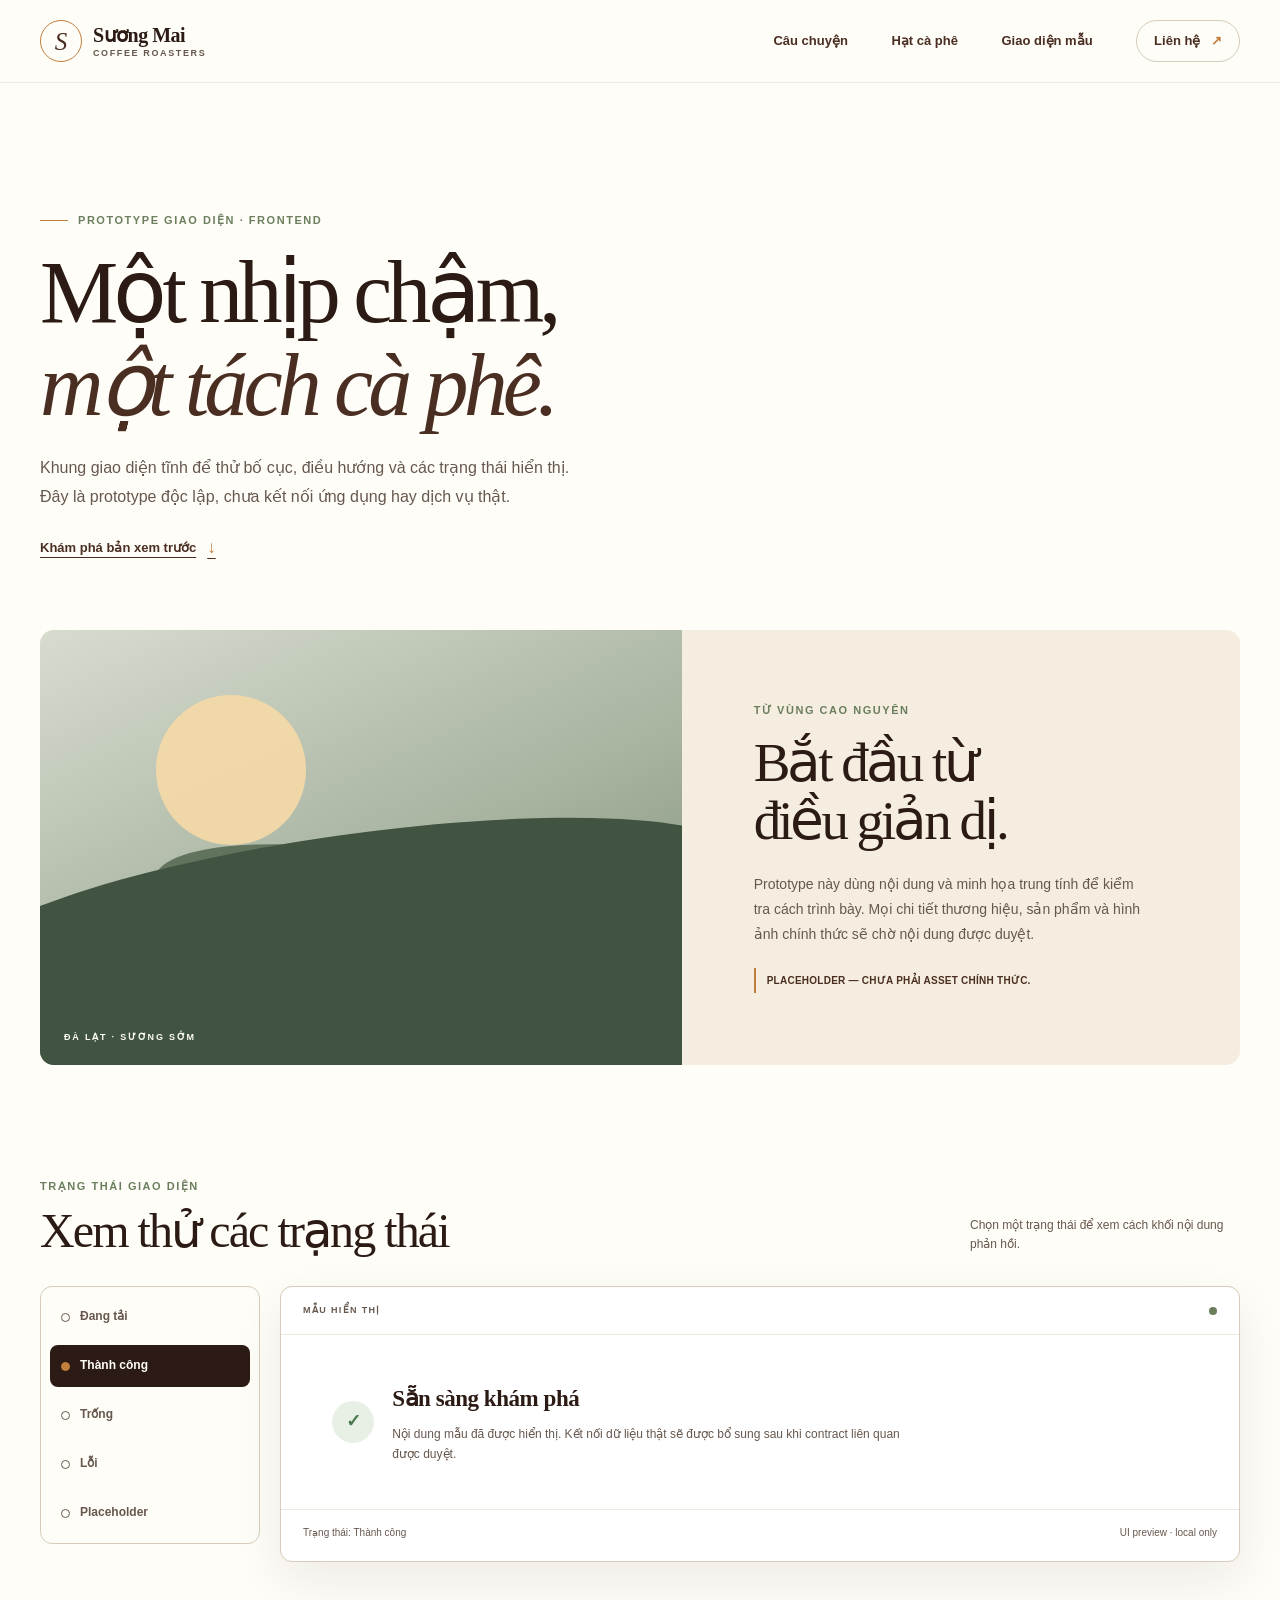
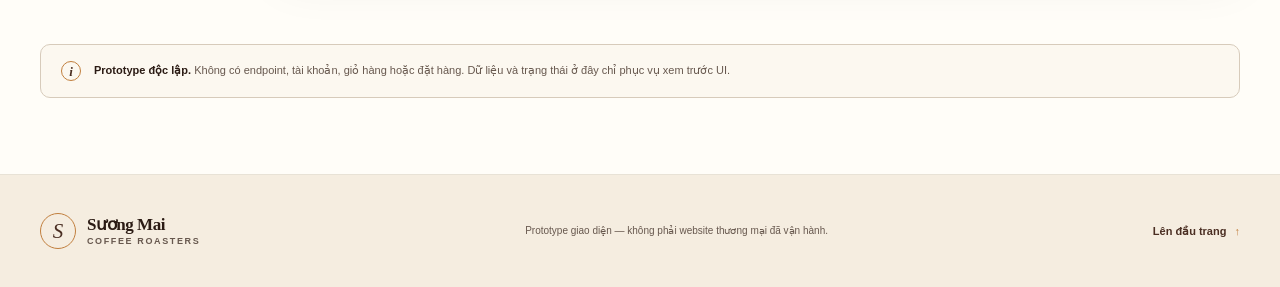
<file: frontend/prototype/ui-shell.html>
<!doctype html>
<html lang="vi">
<head>
  <meta charset="utf-8">
  <meta name="viewport" content="width=device-width, initial-scale=1">
  <meta name="theme-color" content="#2B1B14">
  <meta name="description" content="Prototype độc lập của giao diện Sương Mai Coffee Roasters.">
  <title>Sương Mai — UI Shell</title>
  <link rel="stylesheet" href="ui-shell.css">
  <script src="mock-adapter.js" defer></script>
  <script src="ui-shell.js" defer></script>
</head>
<body>
  <a class="skip-link" href="#main-content">Bỏ qua điều hướng, đến nội dung chính</a>

  <header class="site-header">
    <div class="header-inner page-container">
      <a class="brand" href="#home" aria-label="Sương Mai Coffee Roasters — trang mẫu">
        <span class="brand-mark" aria-hidden="true">S</span>
        <span class="brand-copy">
          <span class="brand-name">Sương Mai</span>
          <span class="brand-note">COFFEE ROASTERS</span>
        </span>
      </a>

      <button class="menu-toggle" type="button" aria-expanded="false" aria-controls="primary-navigation">
        <span class="menu-toggle-icon" aria-hidden="true"><span></span><span></span></span>
        <span class="menu-toggle-label">Mở menu</span>
      </button>

      <nav class="primary-navigation" id="primary-navigation" aria-label="Điều hướng chính">
        <a href="#story">Câu chuyện</a>
        <a href="#craft">Hạt cà phê</a>
        <a href="#preview">Giao diện mẫu</a>
        <a class="nav-contact" href="#footer">Liên hệ <span aria-hidden="true">↗</span></a>
      </nav>
    </div>
  </header>

  <main id="main-content" class="page-container">
    <section class="intro" id="home" aria-labelledby="page-title">
      <p class="eyebrow"><span class="eyebrow-rule" aria-hidden="true"></span> Prototype giao diện · Frontend</p>
      <h1 id="page-title">Một nhịp chậm,<br><em>một tách cà phê.</em></h1>
      <p class="intro-copy">Khung giao diện tĩnh để thử bố cục, điều hướng và các trạng thái hiển thị. Đây là prototype độc lập, chưa kết nối ứng dụng hay dịch vụ thật.</p>
      <a class="text-link" href="#preview">Khám phá bản xem trước <span aria-hidden="true">↓</span></a>
    </section>

    <section class="feature-panel" id="story" aria-labelledby="feature-title">
      <div class="feature-art" role="img" aria-label="Vùng minh họa tạm thời, chưa phải hình ảnh chính thức">
        <span class="art-sun" aria-hidden="true"></span>
        <span class="art-hill art-hill-back" aria-hidden="true"></span>
        <span class="art-hill art-hill-front" aria-hidden="true"></span>
        <span class="art-caption">ĐÀ LẠT · SƯƠNG SỚM</span>
      </div>
      <div class="feature-copy" id="craft">
        <p class="eyebrow">Từ vùng cao nguyên</p>
        <h2 id="feature-title">Bắt đầu từ<br>điều giản dị.</h2>
        <p>Prototype này dùng nội dung và minh họa trung tính để kiểm tra cách trình bày. Mọi chi tiết thương hiệu, sản phẩm và hình ảnh chính thức sẽ chờ nội dung được duyệt.</p>
        <div class="placeholder-note" role="note">PLACEHOLDER — CHƯA PHẢI ASSET CHÍNH THỨC.</div>
      </div>
    </section>

    <section class="preview-section" id="preview" aria-labelledby="preview-title">
      <div class="section-heading">
        <div>
          <p class="eyebrow">Trạng thái giao diện</p>
          <h2 id="preview-title">Xem thử các trạng thái</h2>
        </div>
        <p class="section-aside">Chọn một trạng thái để xem cách khối nội dung phản hồi.</p>
      </div>

      <div class="preview-layout">
        <div class="state-picker" role="group" aria-label="Chọn trạng thái xem trước">
          <button class="state-option" type="button" data-state="loading" aria-pressed="false">Đang tải</button>
          <button class="state-option" type="button" data-state="success" aria-pressed="true">Thành công</button>
          <button class="state-option" type="button" data-state="empty" aria-pressed="false">Trống</button>
          <button class="state-option" type="button" data-state="error" aria-pressed="false">Lỗi</button>
          <button class="state-option" type="button" data-state="placeholder" aria-pressed="false">Placeholder</button>
        </div>

        <div class="preview-card" aria-live="polite" aria-atomic="true">
          <div class="preview-card-topline">
            <span class="preview-label">MẪU HIỂN THỊ</span>
            <span class="preview-dot" aria-hidden="true"></span>
          </div>
          <div class="preview-content" id="preview-content" data-state="success">
            <div class="state-icon" aria-hidden="true"><span>✓</span></div>
            <div class="state-copy">
              <h3 id="state-title">Sẵn sàng khám phá</h3>
              <p id="state-description">Nội dung mẫu đã được hiển thị. Kết nối dữ liệu thật sẽ được bổ sung sau khi contract liên quan được duyệt.</p>
              <p class="state-placeholder" id="state-placeholder" hidden>PLACEHOLDER — CHƯA PHẢI ASSET CHÍNH THỨC.</p>
            </div>
          </div>
          <div class="preview-card-footer"><span id="state-caption">Trạng thái: Thành công</span><span>UI preview <span aria-hidden="true">·</span> local only</span></div>
        </div>
      </div>
    </section>

    <aside class="prototype-note" aria-label="Giới hạn prototype">
      <span class="note-mark" aria-hidden="true">i</span>
      <p><strong>Prototype độc lập.</strong> Không có endpoint, tài khoản, giỏ hàng hoặc đặt hàng. Dữ liệu và trạng thái ở đây chỉ phục vụ xem trước UI.</p>
    </aside>
  </main>

  <footer class="site-footer" id="footer">
    <div class="footer-inner page-container">
      <a class="brand brand-footer" href="#home" aria-label="Sương Mai — về đầu trang">
        <span class="brand-mark" aria-hidden="true">S</span>
        <span class="brand-copy"><span class="brand-name">Sương Mai</span><span class="brand-note">COFFEE ROASTERS</span></span>
      </a>
      <p class="footer-message">Prototype giao diện — không phải website thương mại đã vận hành.</p>
      <a class="back-to-top" href="#home">Lên đầu trang <span aria-hidden="true">↑</span></a>
    </div>
  </footer>

  <noscript><p class="noscript-message">Bật JavaScript để sử dụng menu mobile và các nút xem trạng thái. Nội dung chính vẫn có thể đọc được.</p></noscript>
</body>
</html>
</file>
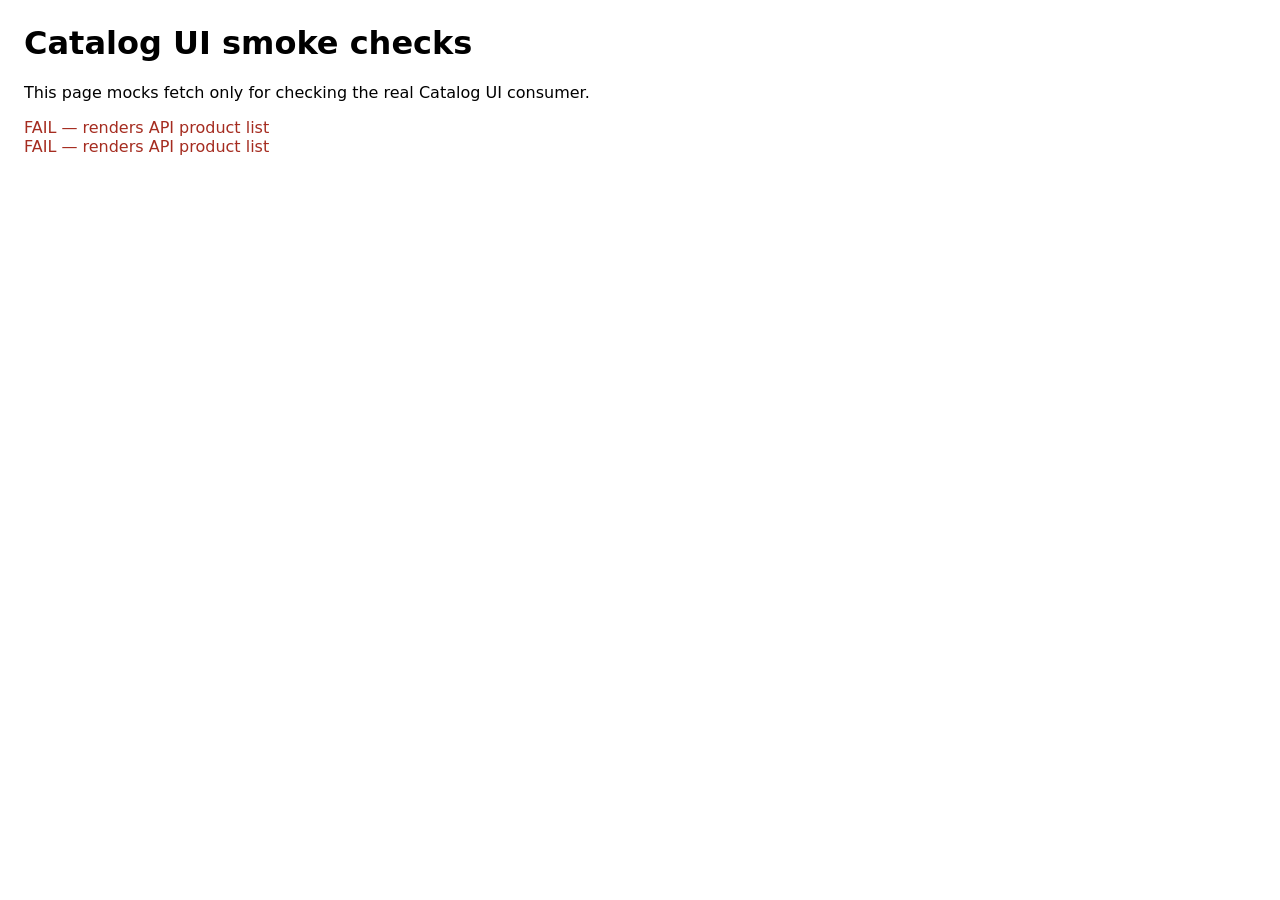
<file: tests/frontend/catalog-smoke.html>
<!doctype html>
<html lang="vi">
<head>
  <meta charset="utf-8">
  <meta name="viewport" content="width=device-width, initial-scale=1">
  <title>Catalog UI Smoke</title>
  <style>body{font:16px system-ui;margin:24px}#results{padding:0;list-style:none}li.pass{color:#245b31}li.fail{color:#a52c20}.fixture{position:absolute;left:-10000px;width:1200px}</style>
</head>
<body>
  <h1>Catalog UI smoke checks</h1>
  <p>This page mocks fetch only for checking the real Catalog UI consumer.</p>
  <ol id="results" aria-live="polite"></ol>
  <div class="fixture">
    <select id="category-filter"><option value="">All</option></select>
    <select id="origin-filter"><option value="">All</option></select>
    <select id="sort-filter"><option value="newest">Newest</option><option value="price_asc">Price ascending</option><option value="price_desc">Price descending</option></select>
    <input id="search-input"><ul id="suggestions" hidden></ul>
    <div id="catalog-status" hidden></div><section id="product-grid"></section>
    <section id="product-detail" tabindex="-1" hidden><button id="detail-close">Close</button><div id="detail-content"></div></section>
  </div>
  <script>
    window.MockCatalog = { mode: 'success', calls: [] };
    const product = {
      id: '1', slug: 'demo-product', name: '<img src=x onerror=alert(1)> demo',
      description: 'Demo copy', origin: { slug: 'demo-origin', name: 'Demo origin', region: 'Demo region' },
      categories: [{ slug: 'demo-category', name: 'Demo category' }],
      flavor_tags: [{ slug: 'floral', name: 'Floral' }],
      flavor_profile: { acidity: 3, body: 3, sweetness: 4, bitterness: 2, aroma: 4 },
      images: [], minimum_price_vnd: 185000, available: true,
      variants: [{ id: '2', label: '250g', weight_g: 250, price_vnd: 185000, available: true }],
      freshness: { roast_date: '2026-10-02', best_enjoyed_until: '2026-11-01', age_days: 5, label: 'Rất tươi', message: null }
    };
    window.fetch = async url => {
      const path = new URL(url, location.href);
      window.MockCatalog.calls.push(path.pathname + path.search);
      if (window.MockCatalog.mode === 'error') return { ok: false, json: async () => ({ error: { message: 'Mock network error' } }) };
      if (path.pathname.endsWith('/categories')) return { ok: true, json: async () => ({ data: [{ slug: 'demo-category', name: 'Demo category' }] }) };
      if (path.pathname.endsWith('/origins')) return { ok: true, json: async () => ({ data: [{ slug: 'demo-origin', name: 'Demo origin', region: 'Demo region' }] }) };
      if (path.pathname.endsWith('/search/suggestions')) return { ok: true, json: async () => ({ data: [{ slug: product.slug, name: product.name }] }) };
      if (path.pathname.endsWith('/products/demo-product')) return { ok: true, json: async () => ({ data: product }) };
      if (window.MockCatalog.mode === 'empty') return { ok: true, json: async () => ({ data: [], meta: { page: 1, per_page: 20, total_items: 0, total_pages: 0 } }) };
      return { ok: true, json: async () => ({ data: [product], meta: { page: 1, per_page: 20, total_items: 1, total_pages: 1 } }) };
    };
  </script>
  <script src="../../public/catalog/api-client.js"></script>
  <script src="../../public/catalog/catalog.js"></script>
  <script>
    const results = document.querySelector('#results');
    function check(name, condition) {
      const item = document.createElement('li');
      item.className = condition ? 'pass' : 'fail';
      item.textContent = `${condition ? 'PASS' : 'FAIL'} — ${name}`;
      results.append(item);
      if (!condition) throw new Error(name);
    }
    const wait = ms => new Promise(resolve => setTimeout(resolve, ms));
    (async () => {
      await wait(50);
      check('renders API product list', document.querySelectorAll('.product-card').length === 1);
      check('renders API values as text, not markup', document.querySelector('#product-grid img') === null);
      check('uses approved placeholder label', document.querySelector('#product-grid').textContent.includes('PLACEHOLDER — CHƯA PHẢI ASSET CHÍNH THỨC.'));
      document.querySelector('.product-card button').click();
      await wait(30);
      check('loads product detail from API', document.querySelector('#detail-content').textContent.includes('Quy cách'));
      check('renders freshness from API', document.querySelector('#detail-content').textContent.includes('Rất tươi'));
      document.querySelector('#search-input').value = 'ca';
      document.querySelector('#search-input').dispatchEvent(new Event('input', { bubbles: true }));
      await wait(300);
      check('calls suggestions after the debounce', window.MockCatalog.calls.some(call => call.includes('/search/suggestions?q=ca')));
      window.MockCatalog.mode = 'empty';
      document.querySelector('#sort-filter').value = 'price_asc';
      document.querySelector('#sort-filter').dispatchEvent(new Event('change', { bubbles: true }));
      await wait(30);
      check('shows empty state', document.querySelector('#catalog-status').textContent.includes('Chưa có sản phẩm'));
      window.MockCatalog.mode = 'error';
      document.querySelector('#sort-filter').dispatchEvent(new Event('change', { bubbles: true }));
      await wait(30);
      check('shows error state', document.querySelector('#catalog-status').classList.contains('error'));
    })().catch(error => {
      const item = document.createElement('li');
      item.className = 'fail';
      item.textContent = `FAIL — ${error.message}`;
      results.append(item);
    });
  </script>
</body>
</html>
</file>
<file: frontend/prototype/ui-shell.css>
:root {
  color-scheme: light;
  --espresso: #2B1B14;
  --roast: #4A2E22;
  --crema: #F5EDE0;
  --mist: #E8E2D6;
  --moss: #6B7F5E;
  --caramel: #C17F3E;
  --paper: #FFFDF8;
  --danger: #B3412F;
  --success: #4C7A4F;
  --ink-muted: #67584E;
  --line: #D7CBBB;
  --container: 1200px;
  --radius-card: 14px;
  --shadow-soft: 0 18px 50px rgb(43 27 20 / 8%);
  --font-body: "Be Vietnam Pro", "Segoe UI", Arial, sans-serif;
  --font-display: "Iowan Old Style", "Palatino Linotype", "Book Antiqua", Georgia, serif;
}

* { box-sizing: border-box; }
html { scroll-behavior: smooth; scroll-padding-top: 88px; }
body {
  margin: 0;
  min-width: 320px;
  background: var(--paper);
  color: var(--espresso);
  font-family: var(--font-body);
  font-size: 16px;
  line-height: 1.65;
  -webkit-font-smoothing: antialiased;
}
button, a { font: inherit; }
a { color: inherit; }
button { color: inherit; }
:focus-visible { outline: 3px solid var(--caramel); outline-offset: 4px; }
[hidden] { display: none !important; }
.page-container { width: min(var(--container), calc(100% - 48px)); margin-inline: auto; }
.skip-link {
  position: fixed;
  z-index: 20;
  top: 12px;
  left: 12px;
  transform: translateY(-160%);
  border-radius: 6px;
  padding: 10px 16px;
  background: var(--espresso);
  color: var(--paper);
  font-weight: 700;
  text-decoration: none;
}
.skip-link:focus { transform: translateY(0); }

.site-header {
  position: relative;
  z-index: 5;
  border-bottom: 1px solid rgb(74 46 34 / 9%);
  background: var(--paper);
}
.header-inner { min-height: 82px; display: flex; align-items: center; justify-content: space-between; gap: 32px; }
.brand { display: inline-flex; align-items: center; gap: 11px; min-width: max-content; text-decoration: none; }
.brand-mark {
  display: grid;
  width: 42px;
  height: 42px;
  place-items: center;
  border: 1px solid var(--caramel);
  border-radius: 50%;
  color: var(--roast);
  font-family: var(--font-display);
  font-size: 25px;
  font-style: italic;
  line-height: 1;
}
.brand-copy { display: grid; gap: 1px; line-height: 1.2; }
.brand-name { font-family: var(--font-display); font-size: 20px; font-weight: 700; letter-spacing: -.025em; }
.brand-note { color: var(--ink-muted); font-size: 9px; font-weight: 700; letter-spacing: .18em; }
.primary-navigation { display: flex; align-items: center; gap: clamp(20px, 3.4vw, 48px); }
.primary-navigation a { color: var(--roast); font-size: 13px; font-weight: 600; text-decoration: none; transition: color 160ms ease; }
.primary-navigation a:hover { color: var(--caramel); }
.primary-navigation .nav-contact { border: 1px solid var(--line); border-radius: 999px; padding: 9px 17px; }
.primary-navigation .nav-contact span { margin-left: 7px; color: var(--caramel); }
.menu-toggle { display: none; }

.intro { max-width: 690px; padding: clamp(64px, 10vw, 128px) 0 68px; }
.eyebrow { display: flex; align-items: center; gap: 10px; margin: 0 0 18px; color: var(--moss); font-size: 11px; font-weight: 700; letter-spacing: .14em; text-transform: uppercase; }
.eyebrow-rule { width: 28px; height: 1px; background: var(--caramel); }
h1, h2, h3, p { margin-top: 0; }
h1, h2, h3 { color: var(--espresso); }
h1, .feature-copy h2 { margin-bottom: 22px; font-family: var(--font-display); font-weight: 500; letter-spacing: -.055em; line-height: 1.05; }
h1 { font-size: clamp(50px, 7vw, 88px); }
h1 em { color: var(--roast); font-weight: 400; }
.intro-copy { max-width: 560px; margin-bottom: 22px; color: var(--ink-muted); font-size: 16px; line-height: 1.8; }
.text-link { display: inline-flex; align-items: center; gap: 11px; color: var(--roast); font-size: 13px; font-weight: 700; text-decoration-thickness: 1px; text-underline-offset: 5px; }
.text-link span { color: var(--caramel); font-size: 17px; }

.feature-panel { display: grid; min-height: 390px; grid-template-columns: 1.07fr .93fr; overflow: hidden; border-radius: var(--radius-card); background: var(--crema); }
.feature-art { position: relative; min-height: 390px; overflow: hidden; background: linear-gradient(155deg, #D7DCCF 0%, #A8B3A0 54%, #778A70 100%); }
.art-sun { position: absolute; top: 15%; left: 18%; width: clamp(88px, 12vw, 150px); aspect-ratio: 1; border-radius: 50%; background: #F4D9A8; opacity: .94; }
.art-hill { position: absolute; right: -12%; bottom: -19%; left: -12%; height: 72%; border-radius: 50% 50% 0 0 / 25% 25% 0 0; transform: rotate(-8deg); }
.art-hill-back { bottom: -26%; left: 14%; background: #61735D; transform: rotate(12deg); }
.art-hill-front { background: #415441; }
.art-caption { position: absolute; z-index: 1; bottom: 20px; left: 24px; color: #FFFDF8; font-size: 9px; font-weight: 700; letter-spacing: .2em; }
.feature-copy { display: flex; align-items: flex-start; justify-content: center; flex-direction: column; padding: clamp(28px, 5.6vw, 72px); }
.feature-copy .eyebrow { margin-bottom: 15px; }
.feature-copy h2 { font-size: clamp(38px, 4.3vw, 58px); }
.feature-copy > p:not(.eyebrow) { max-width: 400px; margin-bottom: 20px; color: var(--ink-muted); font-size: 14px; line-height: 1.8; }
.placeholder-note { border-left: 2px solid var(--caramel); padding: 5px 0 5px 11px; color: var(--roast); font-size: 10px; font-weight: 700; letter-spacing: .025em; line-height: 1.55; }

.preview-section { padding: clamp(68px, 9vw, 112px) 0 82px; }
.section-heading { display: flex; align-items: end; justify-content: space-between; gap: 24px; margin-bottom: 28px; }
.section-heading .eyebrow { margin-bottom: 8px; }
.section-heading h2 { margin-bottom: 0; font-family: var(--font-display); font-size: clamp(34px, 4vw, 48px); font-weight: 500; letter-spacing: -.04em; line-height: 1.15; }
.section-aside { max-width: 270px; margin-bottom: 4px; color: var(--ink-muted); font-size: 12px; line-height: 1.6; }
.preview-layout { display: grid; grid-template-columns: 220px minmax(0, 1fr); gap: 20px; align-items: start; }
.state-picker { display: grid; gap: 7px; padding: 9px; border: 1px solid var(--line); border-radius: 12px; background: var(--paper); }
.state-option { display: flex; min-height: 42px; align-items: center; gap: 10px; border: 0; border-radius: 8px; padding: 8px 11px; background: transparent; color: var(--ink-muted); cursor: pointer; text-align: left; font-size: 12px; font-weight: 600; transition: background-color 160ms ease, color 160ms ease; }
.state-option::before { width: 7px; height: 7px; flex: 0 0 auto; border: 1px solid currentColor; border-radius: 50%; content: ""; }
.state-option:hover { background: var(--crema); color: var(--roast); }
.state-option[aria-pressed="true"] { background: var(--espresso); color: var(--paper); }
.state-option[aria-pressed="true"]::before { border-color: var(--caramel); background: var(--caramel); }
.preview-card { min-height: 276px; overflow: hidden; border: 1px solid var(--line); border-radius: 12px; background: #fff; box-shadow: var(--shadow-soft); }
.preview-card-topline, .preview-card-footer { display: flex; min-height: 48px; align-items: center; justify-content: space-between; gap: 12px; padding: 0 22px; }
.preview-card-topline { border-bottom: 1px solid #EEE8DE; }
.preview-label { color: var(--ink-muted); font-size: 9px; font-weight: 700; letter-spacing: .15em; }
.preview-dot { width: 8px; height: 8px; border-radius: 50%; background: var(--moss); }
.preview-content { display: flex; min-height: 174px; align-items: center; gap: 18px; padding: 28px clamp(20px, 4vw, 52px); }
.state-icon { display: grid; width: 42px; height: 42px; flex: 0 0 auto; place-items: center; border-radius: 50%; background: #E8F0E6; color: var(--success); font-size: 18px; font-weight: 700; }
.state-copy h3 { margin: 0 0 6px; font-family: var(--font-display); font-size: 23px; font-weight: 600; letter-spacing: -.02em; }
.state-copy p { max-width: 510px; margin: 0; color: var(--ink-muted); font-size: 12px; line-height: 1.7; }
.state-copy .state-placeholder { margin-top: 11px; color: var(--roast); font-size: 10px; font-weight: 700; }
.preview-card-footer { min-height: 48px; border-top: 1px solid #EEE8DE; color: var(--ink-muted); font-size: 10px; }
.preview-card-footer span:last-child { text-align: right; }
.preview-content[data-state="loading"] .state-icon { background: var(--crema); }
.preview-content[data-state="loading"] .state-icon span { width: 20px; height: 20px; overflow: hidden; border: 2px solid var(--line); border-top-color: var(--caramel); border-radius: 50%; color: transparent; animation: spin 900ms linear infinite; }
.preview-content[data-state="empty"] .state-icon { background: var(--crema); color: var(--roast); }
.preview-content[data-state="error"] .state-icon { background: #F8E9E5; color: var(--danger); }
.preview-content[data-state="placeholder"] .state-icon { background: #F5E8D5; color: var(--caramel); }
.preview-content[data-state="placeholder"] .state-icon span { font-size: 0; }
.preview-content[data-state="placeholder"] .state-icon span::before { content: "…"; font-size: 21px; }
@keyframes spin { to { transform: rotate(360deg); } }

.prototype-note { display: flex; align-items: flex-start; gap: 13px; margin: 0 0 76px; border: 1px solid var(--line); border-radius: 10px; padding: 16px 20px; background: #FCF8F0; }
.prototype-note p { margin: 0; color: var(--ink-muted); font-size: 11px; line-height: 1.7; }
.prototype-note strong { color: var(--espresso); }
.note-mark { display: grid; width: 20px; height: 20px; flex: 0 0 auto; place-items: center; border: 1px solid var(--caramel); border-radius: 50%; color: var(--roast); font-family: var(--font-display); font-size: 13px; font-style: italic; font-weight: 700; line-height: 1; }
.site-footer { border-top: 1px solid var(--mist); background: var(--crema); }
.footer-inner { display: flex; min-height: 112px; align-items: center; justify-content: space-between; gap: 22px; }
.brand-footer .brand-mark { width: 36px; height: 36px; font-size: 21px; }
.brand-footer .brand-name { font-size: 17px; }
.footer-message { margin: 0; color: var(--ink-muted); font-size: 10px; text-align: center; }
.back-to-top { color: var(--roast); font-size: 11px; font-weight: 700; text-decoration: none; white-space: nowrap; }
.back-to-top span { margin-left: 5px; color: var(--caramel); }
.noscript-message { margin: 20px 24px; border: 1px solid var(--caramel); padding: 12px; color: var(--roast); font-size: 13px; }

@media (max-width: 720px) {
  html { scroll-padding-top: 72px; }
  .page-container { width: min(var(--container), calc(100% - 36px)); }
  .header-inner { min-height: 70px; gap: 12px; }
  .brand-mark { width: 38px; height: 38px; }
  .brand-name { font-size: 18px; }
  .brand-note { font-size: 8px; }
  .menu-toggle { display: inline-flex; min-width: 44px; min-height: 44px; align-items: center; justify-content: center; gap: 9px; border: 1px solid var(--line); border-radius: 999px; padding: 0 12px; background: var(--paper); cursor: pointer; }
  .menu-toggle-label { font-size: 11px; font-weight: 700; }
  .menu-toggle-icon { display: grid; width: 15px; gap: 4px; }
  .menu-toggle-icon span { height: 1px; background: var(--roast); transition: transform 160ms ease; }
  .menu-toggle[aria-expanded="true"] .menu-toggle-icon span:first-child { transform: translateY(2.5px) rotate(45deg); }
  .menu-toggle[aria-expanded="true"] .menu-toggle-icon span:last-child { transform: translateY(-2.5px) rotate(-45deg); }
  .primary-navigation { position: absolute; top: calc(100% - 1px); right: 0; left: 0; display: none; align-items: stretch; gap: 0; border-bottom: 1px solid var(--line); padding: 8px 18px 14px; background: var(--paper); box-shadow: 0 14px 18px rgb(43 27 20 / 7%); }
  .primary-navigation.is-open { display: grid; }
  .primary-navigation a { min-height: 46px; align-content: center; border-bottom: 1px solid #EEE8DE; padding: 10px 4px; }
  .primary-navigation .nav-contact { justify-self: start; margin-top: 10px; border: 1px solid var(--line); padding: 7px 15px; }
  .intro { padding: 66px 0 52px; }
  h1 { font-size: clamp(48px, 12vw, 70px); }
  .intro-copy { font-size: 14px; }
  .feature-panel { grid-template-columns: 1fr; }
  .feature-art { min-height: 255px; }
  .feature-copy { padding: 31px 26px 34px; }
  .feature-copy h2 { font-size: 43px; }
  .section-heading { align-items: flex-start; flex-direction: column; gap: 10px; }
  .section-aside { max-width: 380px; }
  .preview-layout { grid-template-columns: 1fr; }
  .state-picker { grid-template-columns: repeat(2, minmax(0, 1fr)); }
  .state-option { min-width: 0; padding-inline: 8px; font-size: 11px; }
  .state-option:last-child { grid-column: 1 / -1; }
  .preview-content { align-items: flex-start; gap: 13px; padding: 25px 18px; }
  .state-icon { width: 36px; height: 36px; }
  .state-copy h3 { font-size: 20px; }
  .preview-card-topline, .preview-card-footer { padding-inline: 14px; }
  .preview-card-footer { font-size: 9px; }
  .prototype-note { margin-bottom: 52px; padding: 14px; }
  .footer-inner { min-height: auto; align-items: flex-start; flex-direction: column; gap: 15px; padding-block: 24px; }
  .footer-message { text-align: left; }
}

@media (max-width: 380px) {
  .page-container { width: calc(100% - 32px); }
  .header-inner { gap: 8px; }
  .menu-toggle { gap: 6px; padding-inline: 9px; }
  .menu-toggle-label { font-size: 10px; }
  .intro { padding-top: 54px; }
  .preview-card-footer { align-items: flex-start; flex-direction: column; justify-content: center; gap: 2px; padding-block: 9px; }
  .preview-card-footer span:last-child { text-align: left; }
}

@media (prefers-reduced-motion: reduce) {
  *, *::before, *::after { scroll-behavior: auto !important; animation-duration: .01ms !important; animation-iteration-count: 1 !important; transition-duration: .01ms !important; }
}
</file>
